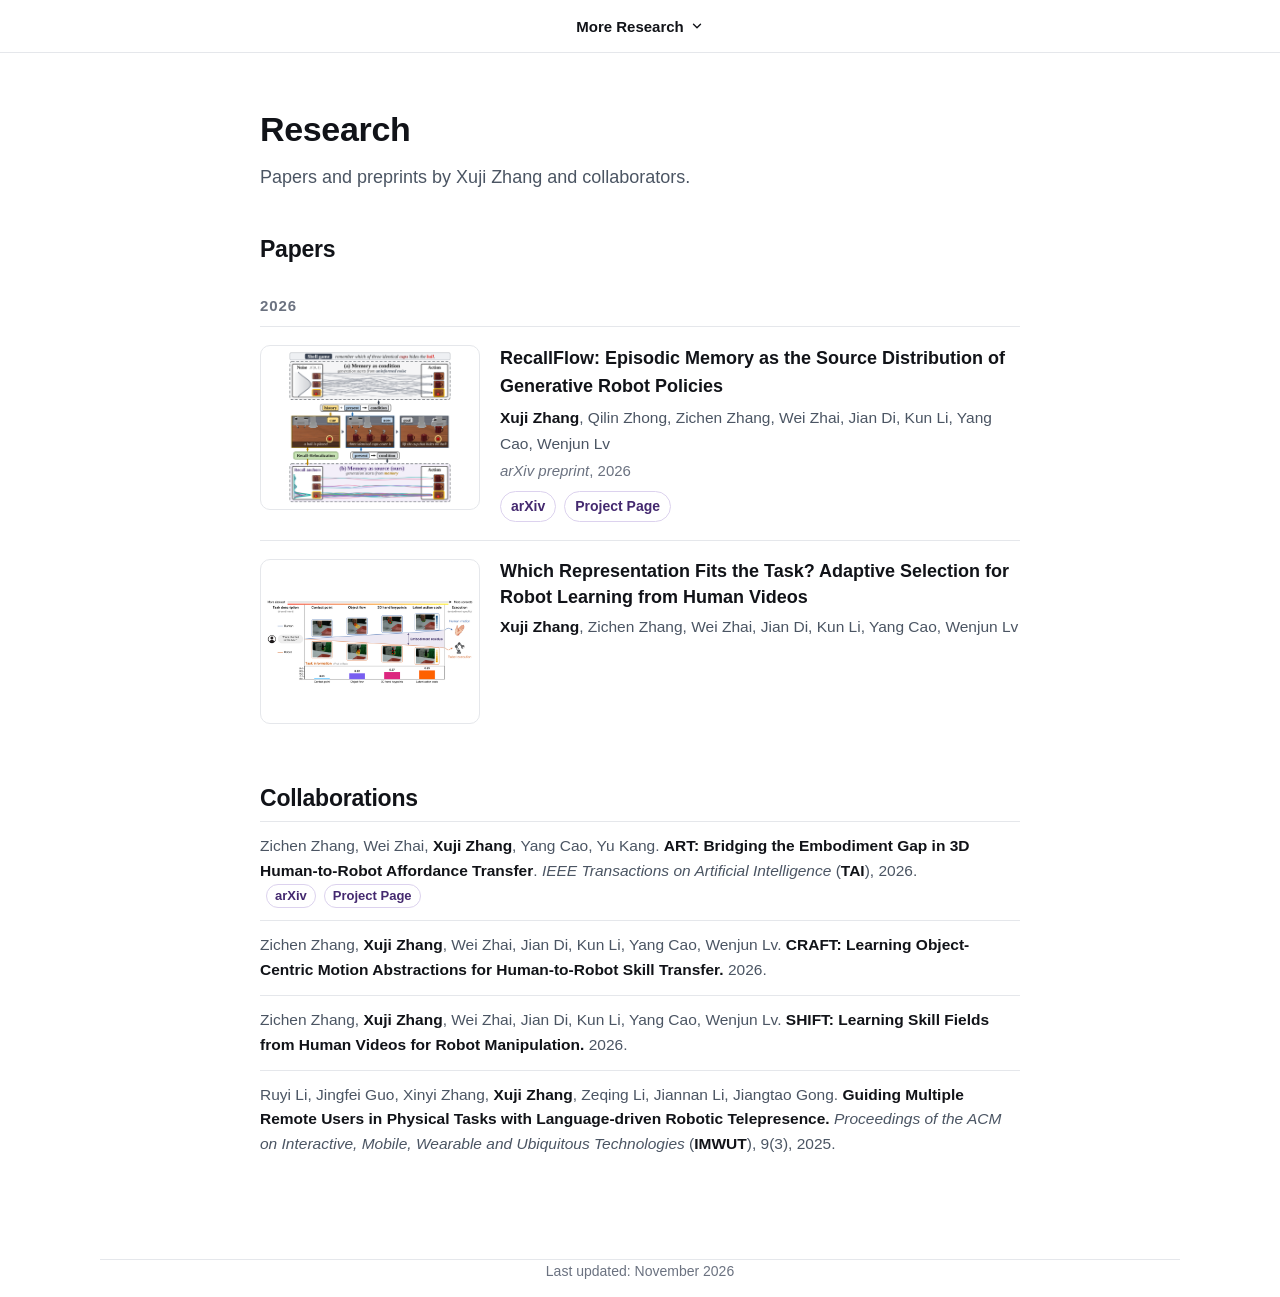
<file: index.html>
<!doctype html>
<html lang="en">
<head>
<meta charset="utf-8">
<meta name="viewport" content="width=device-width, initial-scale=1">
<title>Xuji Zhang</title>
<!-- Placeholder until the personal homepage exists: forwards to the research list. -->
<meta http-equiv="refresh" content="0; url=research/">
<link rel="canonical" href="https://xujizhang.github.io/research/">
<link rel="icon" href="assets/favicon.svg" type="image/svg+xml">
<script>location.replace('research/' + (location.protocol === 'file:' ? 'index.html' : ''));</script>
</head>
<body>
<p><a href="research/">Research</a></p>
</body>
</html>
</file>
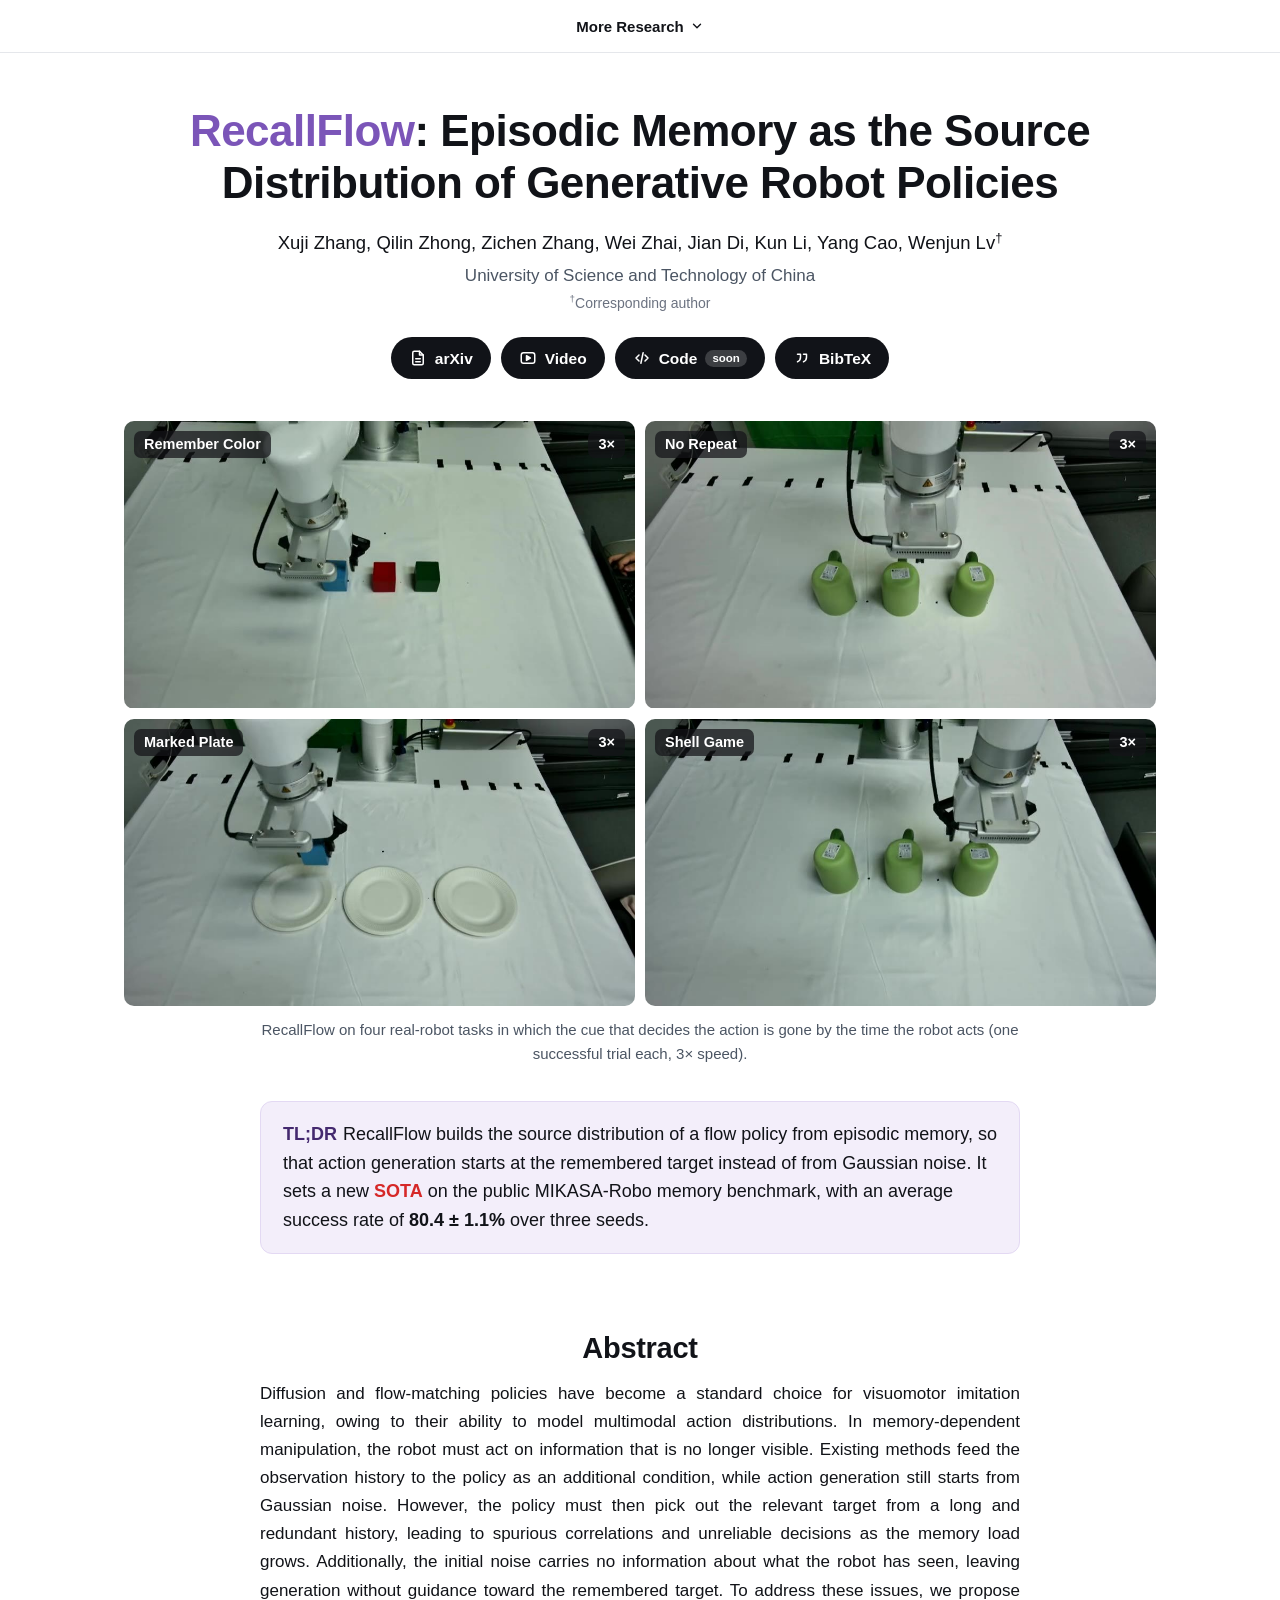
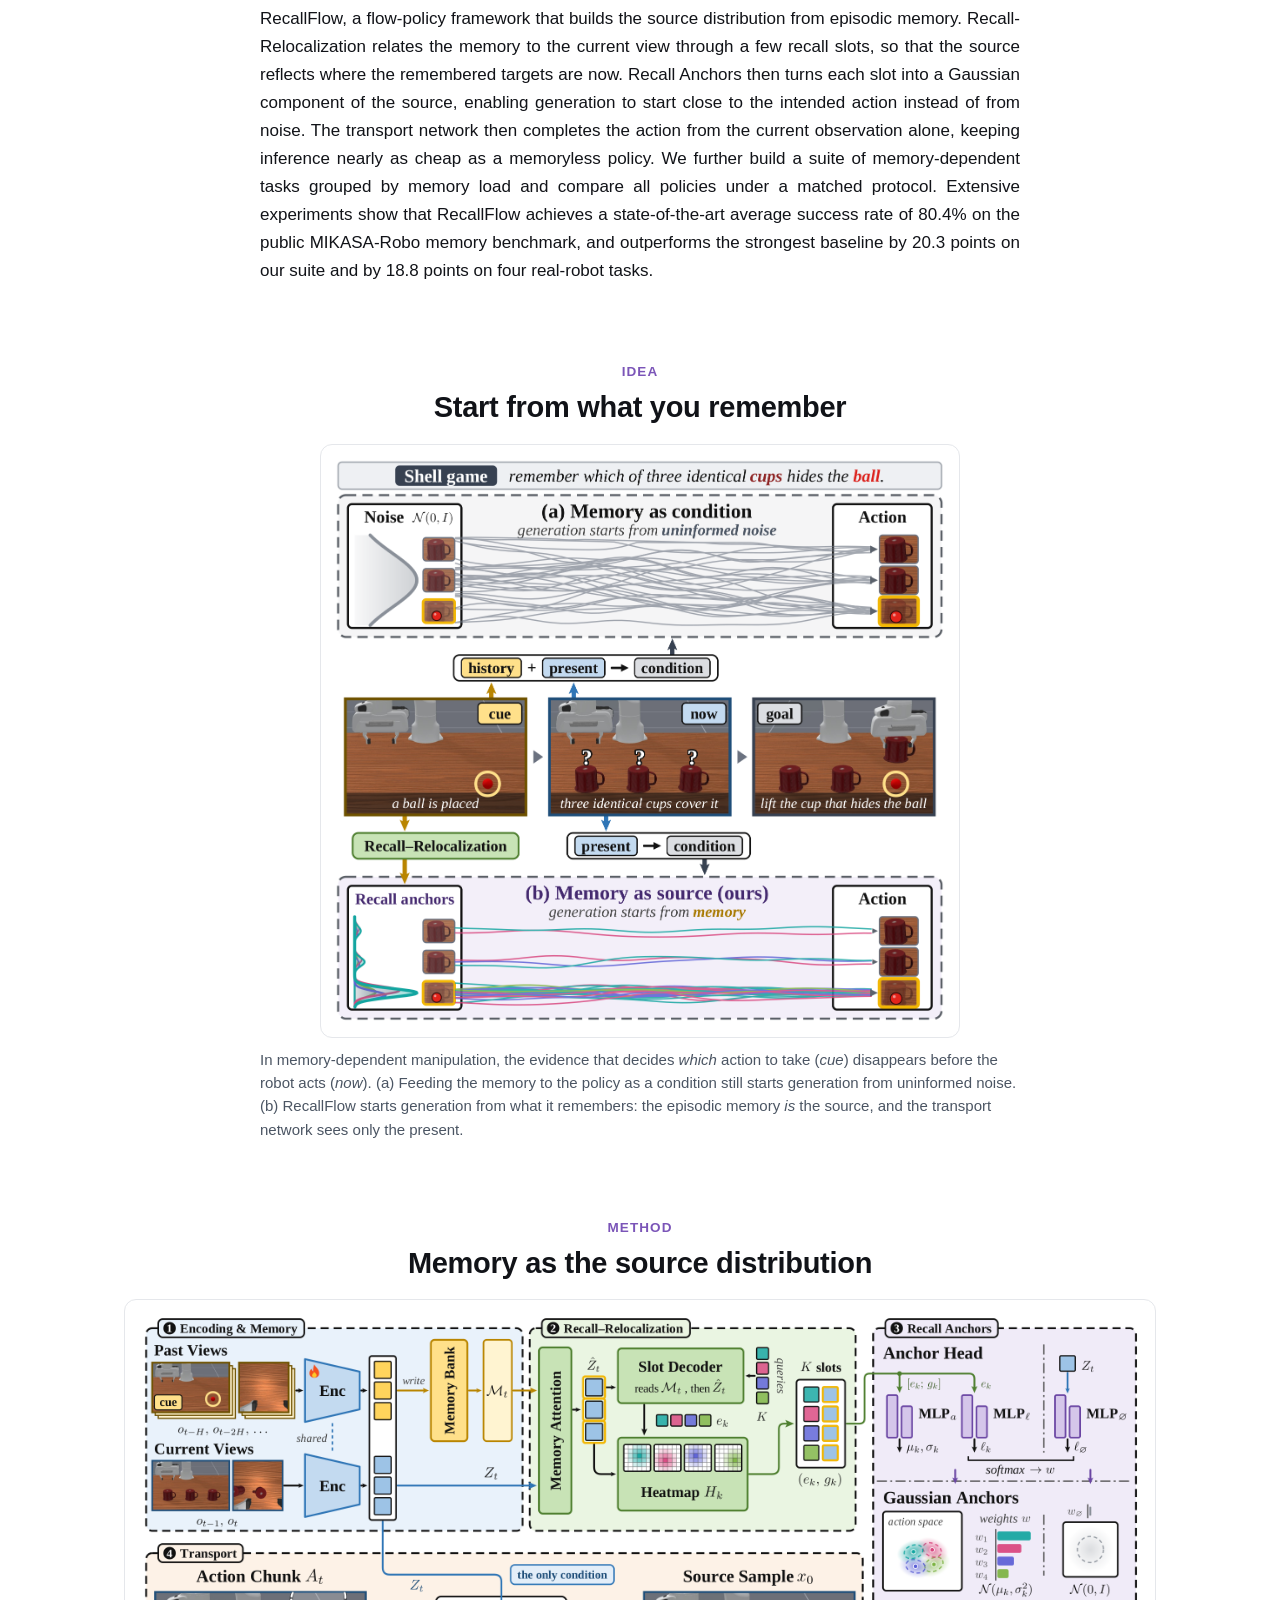
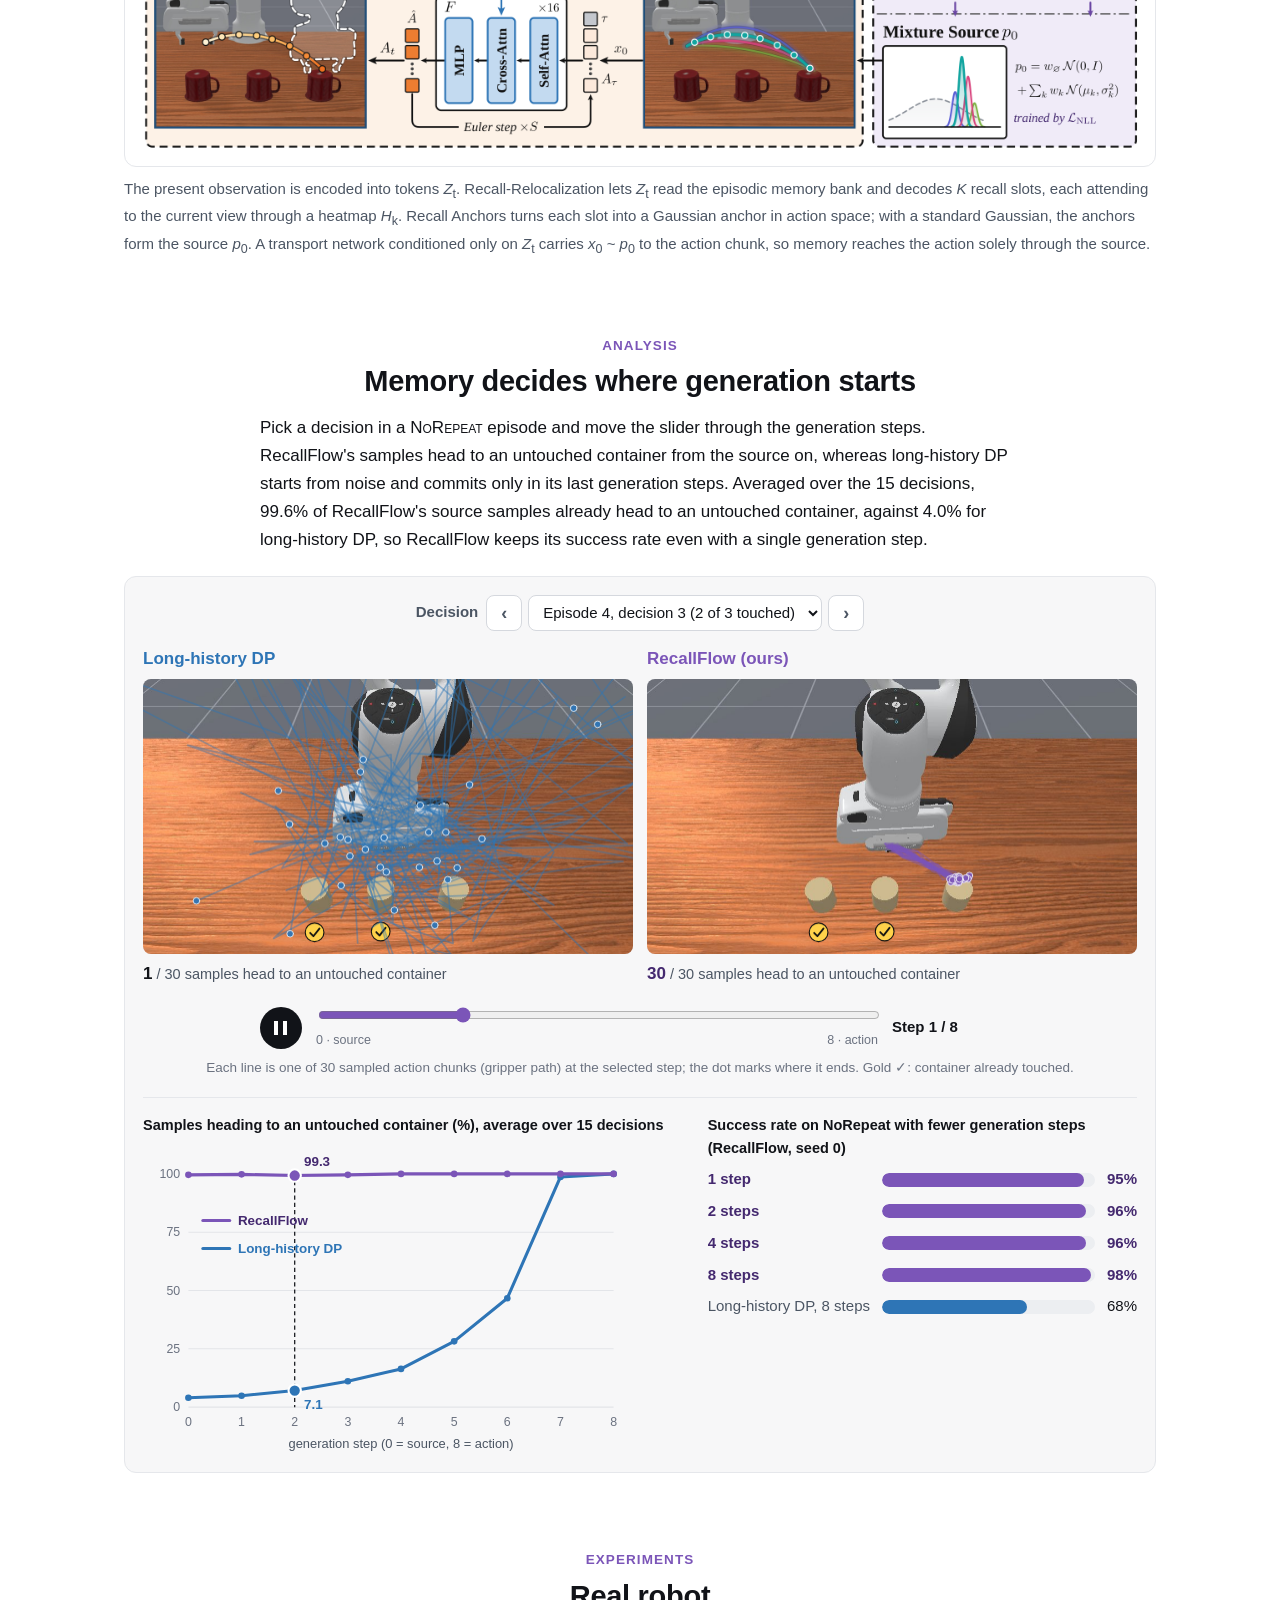
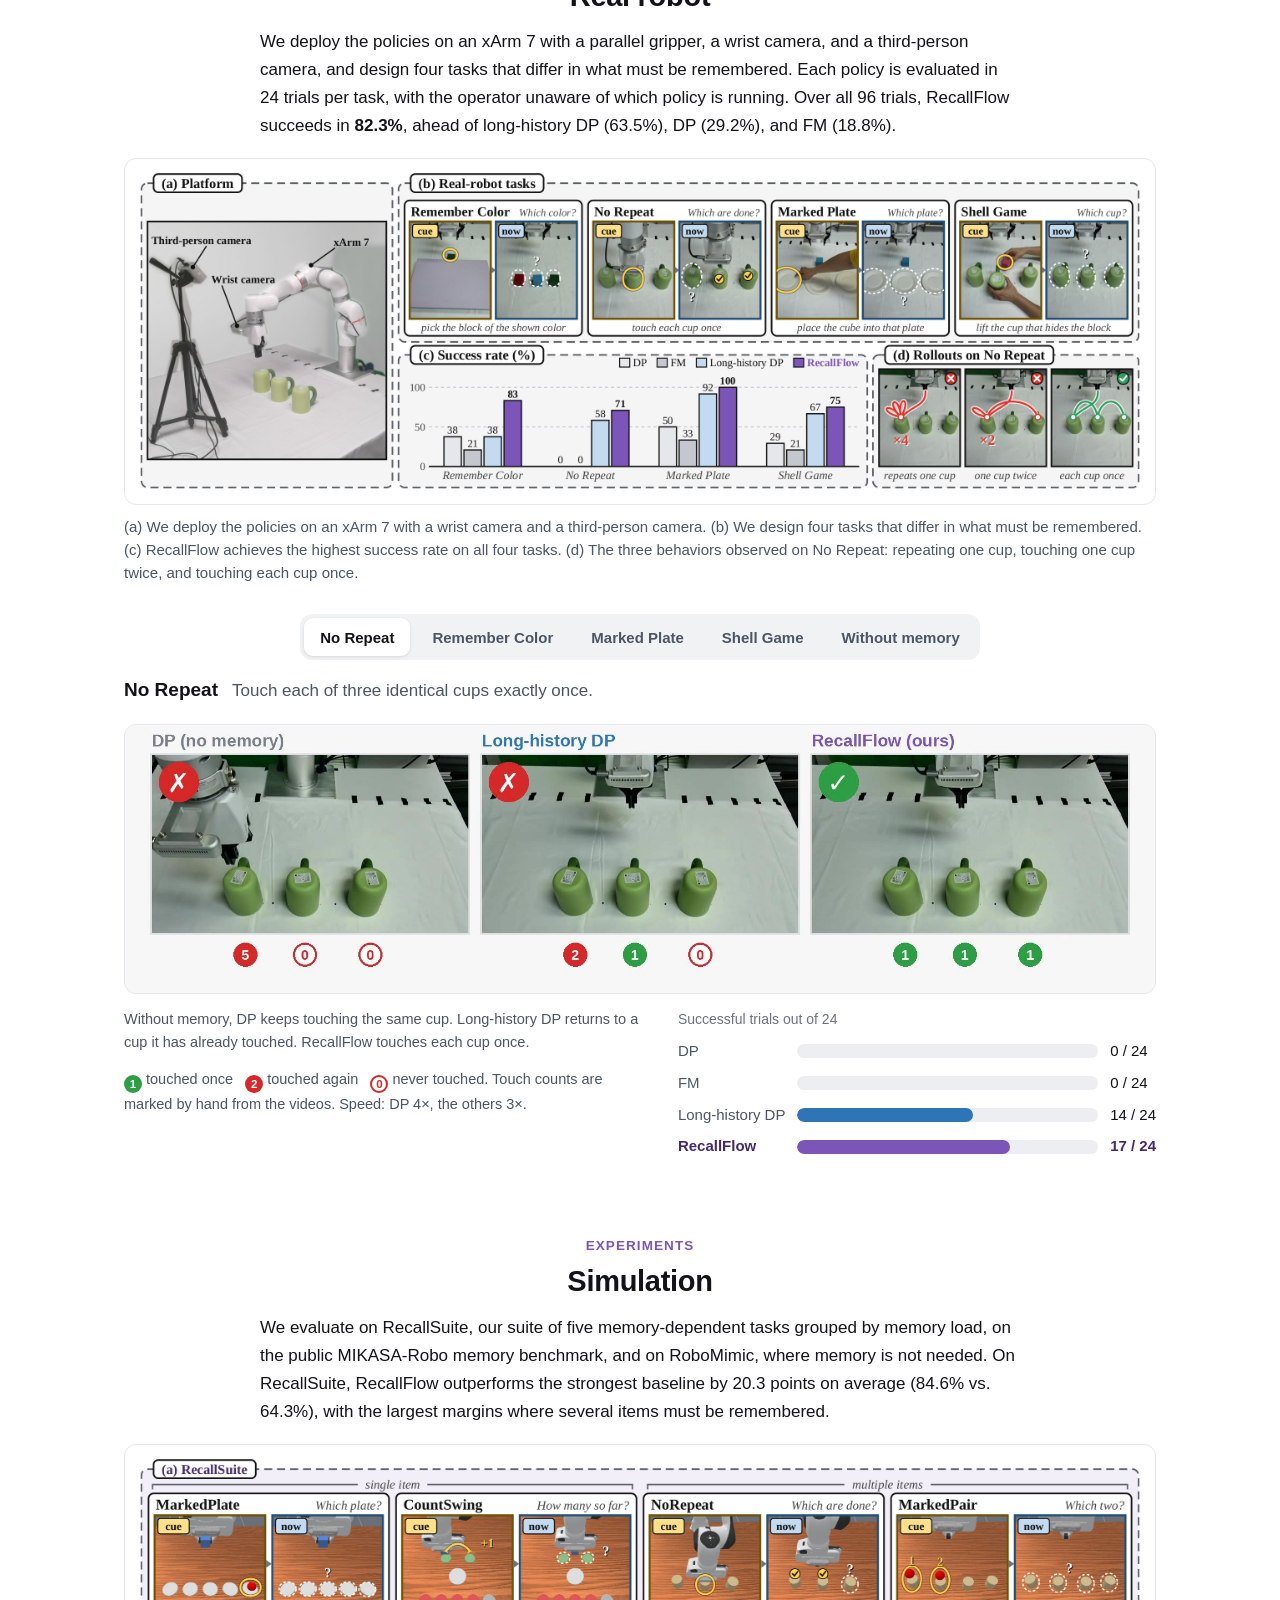
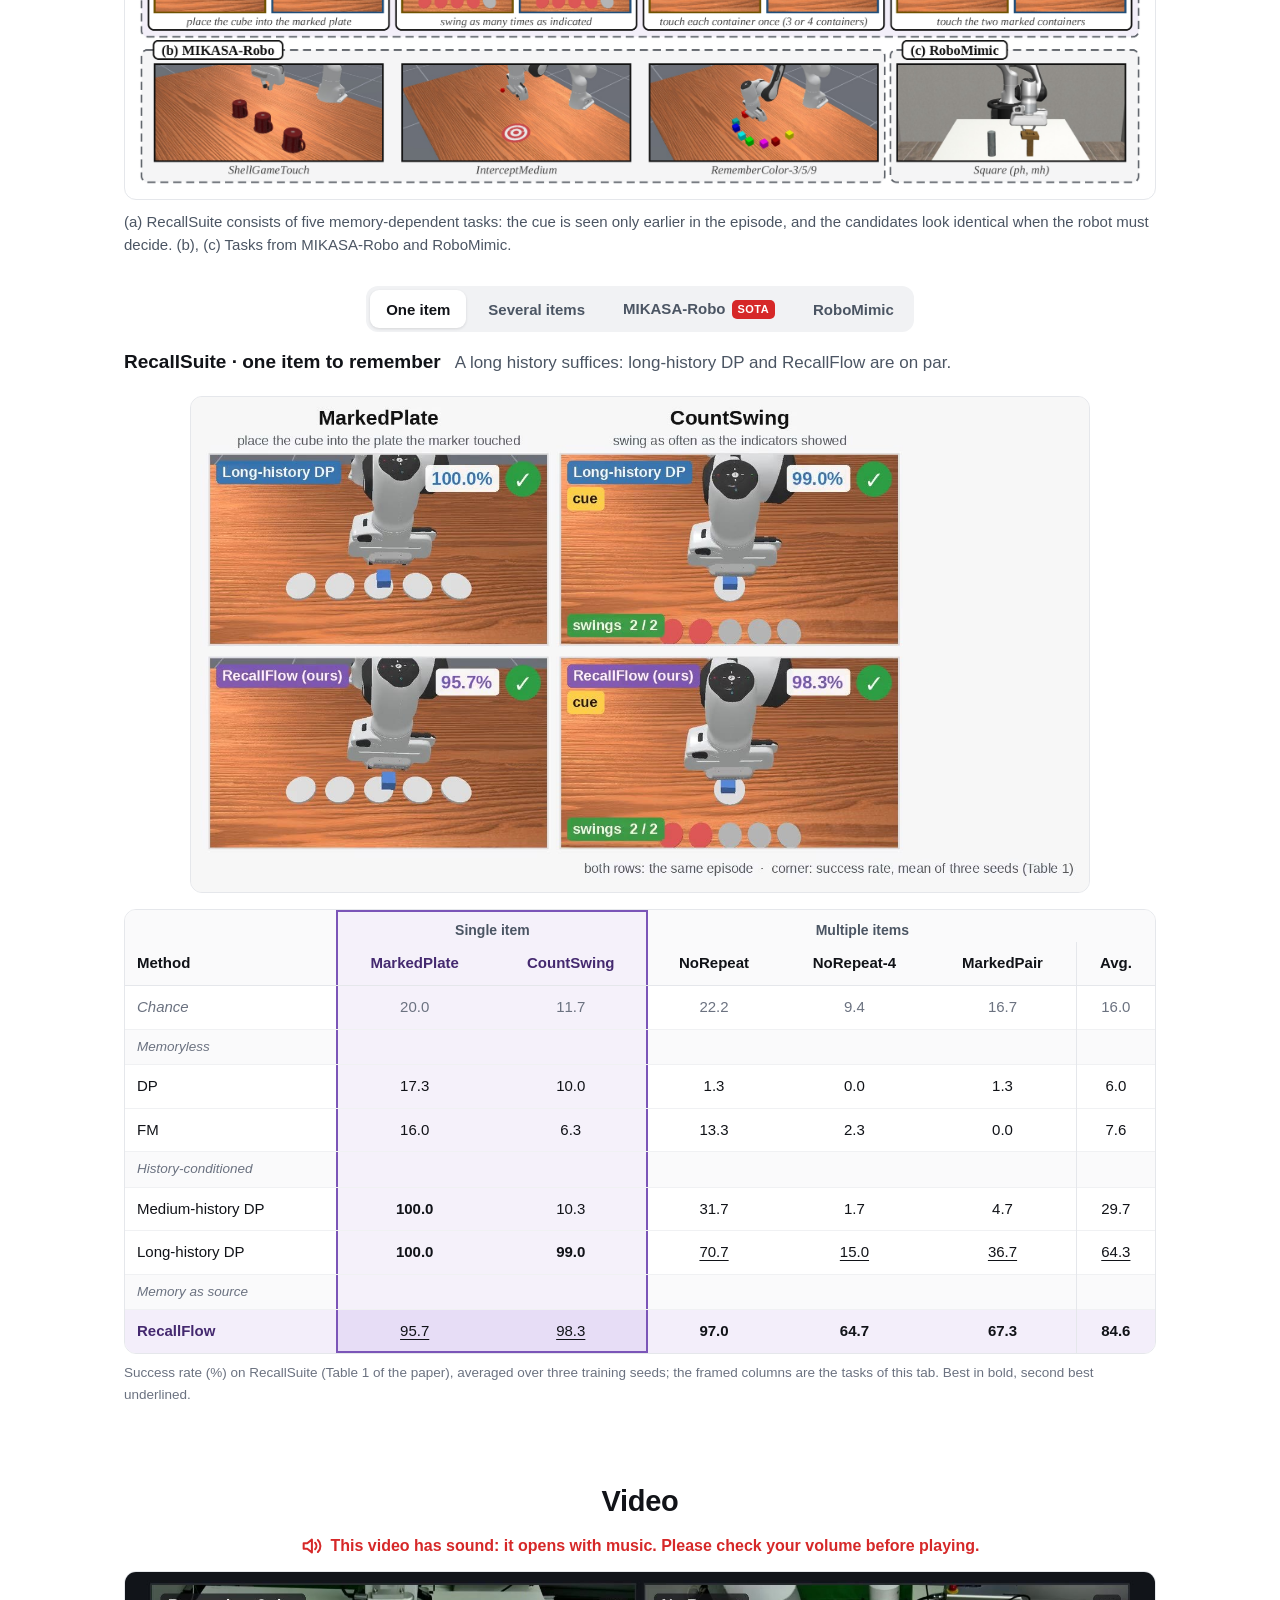
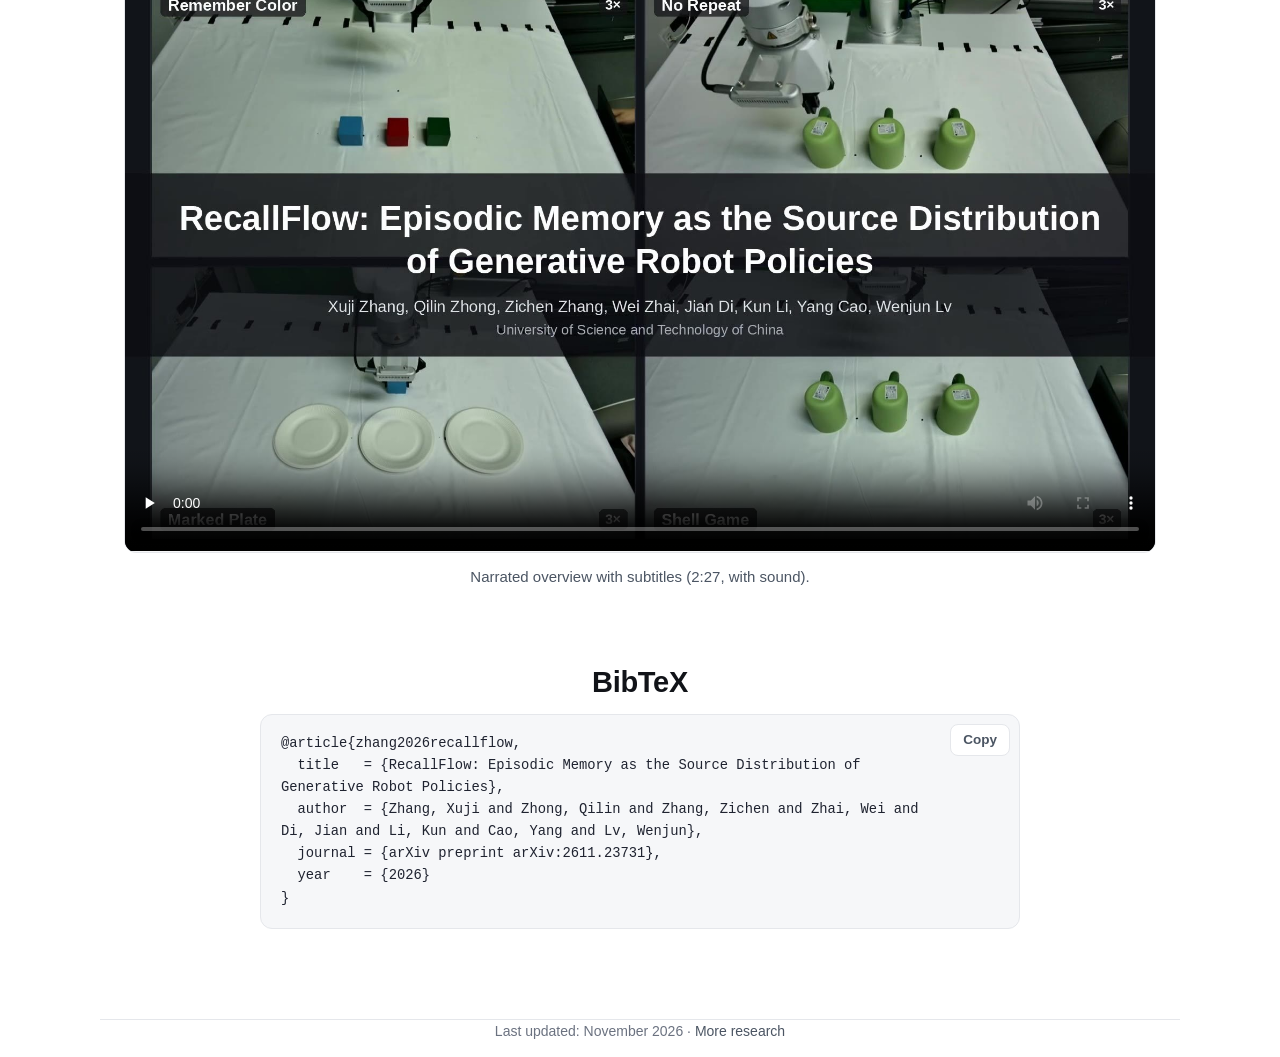
<file: RecallFlow/index.html>
<!doctype html>
<html lang="en">
<head>
<meta charset="utf-8">
<meta name="viewport" content="width=device-width, initial-scale=1">
<title>RecallFlow: Episodic Memory as the Source Distribution of Generative Robot Policies</title>
<meta name="description" content="RecallFlow builds the source distribution of a flow policy from episodic memory, so that action generation starts at the remembered target instead of from Gaussian noise.">
<link rel="canonical" href="https://xujizhang.github.io/RecallFlow/">
<meta property="og:type" content="website">
<meta property="og:title" content="RecallFlow: Episodic Memory as the Source Distribution of Generative Robot Policies">
<meta property="og:description" content="RecallFlow builds the source distribution of a flow policy from episodic memory, so that action generation starts at the remembered target instead of from Gaussian noise.">
<meta property="og:url" content="https://xujizhang.github.io/RecallFlow/">
<meta property="og:image" content="https://xujizhang.github.io/RecallFlow/media/og.jpg">
<meta property="og:image:width" content="1200">
<meta property="og:image:height" content="630">
<meta name="twitter:card" content="summary_large_image">
<link rel="icon" href="media/favicon.svg" type="image/svg+xml">
<link rel="stylesheet" href="../assets/site.css">
</head>
<body data-work="recallflow">
<div id="site-nav"></div>

<header class="hero wrap">
  <h1 class="title"><span class="name">RecallFlow</span>: Episodic Memory as the Source Distribution of Generative Robot Policies</h1>
  <p class="authors">
    <span class="au">Xuji Zhang</span>,
    <span class="au">Qilin Zhong</span>,
    <span class="au">Zichen Zhang</span>,
    <span class="au">Wei Zhai</span>,
    <span class="au">Jian Di</span>,
    <span class="au">Kun Li</span>,
    <span class="au">Yang Cao</span>,
    <span class="au">Wenjun Lv<sup>&dagger;</sup></span>
  </p>
  <p class="affil">University of Science and Technology of China</p>
  <p class="note"><sup>&dagger;</sup>Corresponding author</p>
  <nav class="buttons" aria-label="Paper resources">
    <a class="btn" href="https://arxiv.org/abs/2611.23731"><svg viewBox="0 0 24 24" fill="none" stroke="currentColor" stroke-width="2" stroke-linecap="round" stroke-linejoin="round" aria-hidden="true"><path d="M14 3H7a2 2 0 0 0-2 2v14a2 2 0 0 0 2 2h10a2 2 0 0 0 2-2V8z"/><path d="M14 3v5h5"/><path d="M9 13h6M9 17h6"/></svg>arXiv</a>
    <a class="btn" href="#video"><svg viewBox="0 0 24 24" fill="none" stroke="currentColor" stroke-width="2" stroke-linecap="round" stroke-linejoin="round" aria-hidden="true"><rect x="3" y="5" width="18" height="14" rx="3"/><path d="m10 9 5 3-5 3z" fill="currentColor"/></svg>Video</a>
    <a class="btn" href="https://github.com/xujizhang/RecallFlow"><svg viewBox="0 0 24 24" fill="none" stroke="currentColor" stroke-width="2" stroke-linecap="round" stroke-linejoin="round" aria-hidden="true"><path d="m8 8-4 4 4 4M16 8l4 4-4 4M13.5 5l-3 14"/></svg>Code<span class="soon">soon</span></a>
    <a class="btn" href="#bibtex"><svg viewBox="0 0 24 24" fill="none" stroke="currentColor" stroke-width="2" stroke-linecap="round" stroke-linejoin="round" aria-hidden="true"><path d="M6 7h4v4c0 3-1.4 5-4 6M14 7h4v4c0 3-1.4 5-4 6"/></svg>BibTeX</a>
  </nav>
</header>

<section class="wrap teaser" aria-label="Real-robot rollouts">
  <div class="tgrid">
    <figure class="tile"><video src="media/teaser-color.mp4" poster="media/teaser-color.jpg" width="960" height="540" autoplay muted loop playsinline data-auto></video><span class="tag">Remember Color</span><span class="speed">3&times;</span></figure>
    <figure class="tile"><video src="media/teaser-norepeat.mp4" poster="media/teaser-norepeat.jpg" width="960" height="540" autoplay muted loop playsinline data-auto></video><span class="tag">No Repeat</span><span class="speed">3&times;</span></figure>
    <figure class="tile"><video src="media/teaser-plate.mp4" poster="media/teaser-plate.jpg" width="960" height="540" autoplay muted loop playsinline data-auto></video><span class="tag">Marked Plate</span><span class="speed">3&times;</span></figure>
    <figure class="tile"><video src="media/teaser-shell.mp4" poster="media/teaser-shell.jpg" width="960" height="540" autoplay muted loop playsinline data-auto></video><span class="tag">Shell Game</span><span class="speed">3&times;</span></figure>
  </div>
  <p class="cap">RecallFlow on four real-robot tasks in which the cue that decides the action is gone by the time the robot acts (one successful trial each, 3&times; speed).</p>
</section>

<section class="wrap narrow tldr">
  <p><strong>TL;DR</strong>RecallFlow builds the source distribution of a flow policy from episodic memory, so that action generation starts at the remembered target instead of from Gaussian noise. It sets a new <span class="sota">SOTA</span> on the public MIKASA-Robo memory benchmark, with an average success rate of <b>80.4&nbsp;&plusmn;&nbsp;1.1%</b> over three seeds.</p>
</section>

<section class="block wrap narrow abstract" id="abstract">
  <h2>Abstract</h2>
  <p>Diffusion and flow-matching policies have become a standard choice for visuomotor imitation learning, owing to their ability to model multimodal action distributions. In memory-dependent manipulation, the robot must act on information that is no longer visible. Existing methods feed the observation history to the policy as an additional condition, while action generation still starts from Gaussian noise. However, the policy must then pick out the relevant target from a long and redundant history, leading to spurious correlations and unreliable decisions as the memory load grows. Additionally, the initial noise carries no information about what the robot has seen, leaving generation without guidance toward the remembered target. To address these issues, we propose RecallFlow, a flow-policy framework that builds the source distribution from episodic memory. Recall-Relocalization relates the memory to the current view through a few recall slots, so that the source reflects where the remembered targets are now. Recall Anchors then turns each slot into a Gaussian component of the source, enabling generation to start close to the intended action instead of from noise. The transport network then completes the action from the current observation alone, keeping inference nearly as cheap as a memoryless policy. We further build a suite of memory-dependent tasks grouped by memory load and compare all policies under a matched protocol. Extensive experiments show that RecallFlow achieves a state-of-the-art average success rate of 80.4% on the public MIKASA-Robo memory benchmark, and outperforms the strongest baseline by 20.3 points on our suite and by 18.8 points on four real-robot tasks.</p>
</section>

<section class="block wrap" id="idea">
  <div class="prose center">
    <span class="kicker">Idea</span>
    <h2>Start from what you remember</h2>
  </div>
  <figure>
    <div class="media white fit" style="--fit:640px"><img src="media/fig-teaser.png" width="1401" height="1296" alt="Shell game: with memory as a condition, generation starts from uninformed noise; with memory as the source, generation starts at the remembered cup."></div>
    <figcaption class="prose center">In memory-dependent manipulation, the evidence that decides <em>which</em> action to take (<em>cue</em>) disappears before the robot acts (<em>now</em>). (a) Feeding the memory to the policy as a condition still starts generation from uninformed noise. (b) RecallFlow starts generation from what it remembers: the episodic memory <em>is</em> the source, and the transport network sees only the present.</figcaption>
  </figure>
</section>

<section class="block wrap" id="method">
  <div class="prose center">
    <span class="kicker">Method</span>
    <h2>Memory as the source distribution</h2>
  </div>
  <figure>
    <div class="media white"><img src="media/fig-overview.png" width="2400" height="1048" loading="lazy" alt="Overview of RecallFlow: an episodic memory bank, recall slots that relocalize remembered targets in the current view, Gaussian anchors that form the source, and a transport network conditioned only on the present."></div>
    <figcaption>The present observation is encoded into tokens <i>Z</i><sub>t</sub>. Recall-Relocalization lets <i>Z</i><sub>t</sub> read the episodic memory bank and decodes <i>K</i> recall slots, each attending to the current view through a heatmap <i>H</i><sub>k</sub>. Recall Anchors turns each slot into a Gaussian anchor in action space; with a standard Gaussian, the anchors form the source <i>p</i><sub>0</sub>. A transport network conditioned only on <i>Z</i><sub>t</sub> carries <i>x</i><sub>0</sub> ~ <i>p</i><sub>0</sub> to the action chunk, so memory reaches the action solely through the source.</figcaption>
  </figure>
</section>

<section class="block wrap" id="analysis">
  <div class="prose center">
    <span class="kicker">Analysis</span>
    <h2>Memory decides where generation starts</h2>
    <p>Pick a decision in a <span style="font-variant:small-caps">NoRepeat</span> episode and move the slider through the generation steps. RecallFlow's samples head to an untouched container from the source on, whereas long-history DP starts from noise and commits only in its last generation steps. Averaged over the 15 decisions, 99.6% of RecallFlow's source samples already head to an untouched container, against 4.0% for long-history DP, so RecallFlow keeps its success rate even with a single generation step.</p>
  </div>
  <div class="gen" id="gen" hidden>
    <div class="gen-bar">
      <div class="gen-dec">
        <span class="gen-lab">Decision</span>
        <button type="button" class="gen-nav" data-d="-1" aria-label="Previous decision">&lsaquo;</button>
        <select id="gen-select" aria-label="Decision"></select>
        <button type="button" class="gen-nav" data-d="1" aria-label="Next decision">&rsaquo;</button>
      </div>
    </div>
    <div class="gen-panels">
      <figure class="gen-panel lh"><div class="gen-name">Long-history DP</div><canvas aria-label="Samples of long-history DP at the selected generation step"></canvas><div class="gen-count"></div></figure>
      <figure class="gen-panel ours"><div class="gen-name">RecallFlow (ours)</div><canvas aria-label="Samples of RecallFlow at the selected generation step"></canvas><div class="gen-count"></div></figure>
    </div>
    <div class="gen-ctrl">
      <button type="button" class="gen-play" id="gen-play" aria-label="Play"></button>
      <div class="gen-slider">
        <input type="range" id="gen-step" min="0" max="8" step="0.01" value="0" aria-label="Generation step">
        <div class="gen-ticks"><span>0 &middot; source</span><span>8 &middot; action</span></div>
      </div>
      <div class="gen-steplab" id="gen-steplab">Step 0 / 8</div>
    </div>
    <p class="gen-key">Each line is one of 30 sampled action chunks (gripper path) at the selected step; the dot marks where it ends. Gold &#10003;: container already touched.</p>
    <div class="gen-charts">
      <figure class="gen-chart"><figcaption>Samples heading to an untouched container (%), average over 15 decisions</figcaption><svg id="gen-curve" role="img" aria-label="Share of samples heading to an untouched container at each generation step, for both policies"></svg></figure>
      <figure class="gen-chart"><figcaption>Success rate on NoRepeat with fewer generation steps (RecallFlow, seed 0)</figcaption><div class="bars" id="gen-few"></div></figure>
    </div>
  </div>
  <p class="cap" id="gen-fallback">This interactive figure needs JavaScript.</p>
</section>

<section class="block wrap" id="real">
  <div class="prose center">
    <span class="kicker">Experiments</span>
    <h2>Real robot</h2>
    <p>We deploy the policies on an xArm&nbsp;7 with a parallel gripper, a wrist camera, and a third-person camera, and design four tasks that differ in what must be remembered. Each policy is evaluated in 24 trials per task, with the operator unaware of which policy is running. Over all 96 trials, RecallFlow succeeds in <b>82.3%</b>, ahead of long-history DP (63.5%), DP (29.2%), and FM (18.8%).</p>
  </div>
  <figure>
    <div class="media white"><img src="media/fig-real.png" width="2400" height="758" loading="lazy" alt="Real-robot setup, the four tasks, success rates per task, and the three behaviors observed on No Repeat."></div>
    <figcaption>(a) We deploy the policies on an xArm&nbsp;7 with a wrist camera and a third-person camera. (b) We design four tasks that differ in what must be remembered. (c) RecallFlow achieves the highest success rate on all four tasks. (d) The three behaviors observed on No Repeat: repeating one cup, touching one cup twice, and touching each cup once.</figcaption>
  </figure>

  <div class="tabbar" role="tablist" aria-label="Real-robot tasks">
    <button class="tab" role="tab" id="tab-norepeat" aria-controls="p-norepeat" aria-selected="true">No Repeat</button>
    <button class="tab" role="tab" id="tab-color" aria-controls="p-color" aria-selected="false" tabindex="-1">Remember Color</button>
    <button class="tab" role="tab" id="tab-plate" aria-controls="p-plate" aria-selected="false" tabindex="-1">Marked Plate</button>
    <button class="tab" role="tab" id="tab-shell" aria-controls="p-shell" aria-selected="false" tabindex="-1">Shell Game</button>
    <button class="tab" role="tab" id="tab-nomem" aria-controls="p-nomem" aria-selected="false" tabindex="-1">Without memory</button>
  </div>

  <div class="tabpanel" role="tabpanel" id="p-norepeat" aria-labelledby="tab-norepeat">
    <div class="task-head"><b>No Repeat</b><span>Touch each of three identical cups exactly once.</span></div>
    <figure class="media"><video data-src="media/real-norepeat.mp4" poster="media/real-norepeat.jpg" width="1920" height="500" muted loop playsinline data-auto></video></figure>
    <div class="under">
      <div class="legend">
        <p>Without memory, DP keeps touching the same cup. Long-history DP returns to a cup it has already touched. RecallFlow touches each cup once.</p>
        <p><span class="dot g">1</span>touched once &nbsp; <span class="dot r">2</span>touched again &nbsp; <span class="dot o">0</span>never touched. Touch counts are marked by hand from the videos. Speed: DP 4&times;, the others 3&times;.</p>
      </div>
      <div>
        <p class="bars-title">Successful trials out of 24</p>
        <div class="bars">
          <span class="lab">DP</span><span class="track"><span class="fill" style="width:0%"></span></span><span class="val">0 / 24</span>
          <span class="lab">FM</span><span class="track"><span class="fill fm" style="width:0%"></span></span><span class="val">0 / 24</span>
          <span class="lab">Long-history DP</span><span class="track"><span class="fill lh" style="width:58.33%"></span></span><span class="val">14 / 24</span>
          <span class="lab us">RecallFlow</span><span class="track"><span class="fill us" style="width:70.83%"></span></span><span class="val us">17 / 24</span>
        </div>
      </div>
    </div>
  </div>

  <div class="tabpanel" role="tabpanel" id="p-color" aria-labelledby="tab-color" hidden>
    <div class="task-head"><b>Remember Color</b><span>Pick the block of the color shown earlier.</span></div>
    <figure class="media"><video data-src="media/real-color.mp4" poster="media/real-color.jpg" width="1920" height="554" muted loop playsinline data-auto></video></figure>
    <div class="under">
      <div class="legend"><p>The cue is red in both trials. Long-history DP picks the green block; RecallFlow picks the red one. Two different trials, 4&times; speed.</p></div>
      <div>
        <p class="bars-title">Successful trials out of 24</p>
        <div class="bars">
          <span class="lab">DP</span><span class="track"><span class="fill" style="width:37.5%"></span></span><span class="val">9 / 24</span>
          <span class="lab">FM</span><span class="track"><span class="fill fm" style="width:20.83%"></span></span><span class="val">5 / 24</span>
          <span class="lab">Long-history DP</span><span class="track"><span class="fill lh" style="width:37.5%"></span></span><span class="val">9 / 24</span>
          <span class="lab us">RecallFlow</span><span class="track"><span class="fill us" style="width:83.33%"></span></span><span class="val us">20 / 24</span>
        </div>
      </div>
    </div>
  </div>

  <div class="tabpanel" role="tabpanel" id="p-plate" aria-labelledby="tab-plate" hidden>
    <div class="task-head"><b>Marked Plate</b><span>Put the cube on the plate a person set down.</span></div>
    <figure class="media"><video data-src="media/real-plate.mp4" poster="media/real-plate.jpg" width="1920" height="554" muted loop playsinline data-auto></video></figure>
    <div class="under">
      <div class="legend"><p>Long-history DP puts the cube on a plate the person did not set down; RecallFlow chooses the right plate. Two different trials, 4&times; speed.</p></div>
      <div>
        <p class="bars-title">Successful trials out of 24</p>
        <div class="bars">
          <span class="lab">DP</span><span class="track"><span class="fill" style="width:50%"></span></span><span class="val">12 / 24</span>
          <span class="lab">FM</span><span class="track"><span class="fill fm" style="width:33.33%"></span></span><span class="val">8 / 24</span>
          <span class="lab">Long-history DP</span><span class="track"><span class="fill lh" style="width:91.67%"></span></span><span class="val">22 / 24</span>
          <span class="lab us">RecallFlow</span><span class="track"><span class="fill us" style="width:100%"></span></span><span class="val us">24 / 24</span>
        </div>
      </div>
    </div>
  </div>

  <div class="tabpanel" role="tabpanel" id="p-shell" aria-labelledby="tab-shell" hidden>
    <div class="task-head"><b>Shell Game</b><span>Lift the cup a person hid the cube under.</span></div>
    <figure class="media"><video data-src="media/real-shell.mp4" poster="media/real-shell.jpg" width="1920" height="554" muted loop playsinline data-auto></video></figure>
    <div class="under">
      <div class="legend"><p>Long-history DP lifts a cup with nothing under it; RecallFlow lifts the cup that hides the cube. Two different trials, 4&times; speed.</p></div>
      <div>
        <p class="bars-title">Successful trials out of 24</p>
        <div class="bars">
          <span class="lab">DP</span><span class="track"><span class="fill" style="width:29.17%"></span></span><span class="val">7 / 24</span>
          <span class="lab">FM</span><span class="track"><span class="fill fm" style="width:20.83%"></span></span><span class="val">5 / 24</span>
          <span class="lab">Long-history DP</span><span class="track"><span class="fill lh" style="width:66.67%"></span></span><span class="val">16 / 24</span>
          <span class="lab us">RecallFlow</span><span class="track"><span class="fill us" style="width:75%"></span></span><span class="val us">18 / 24</span>
        </div>
      </div>
    </div>
  </div>

  <div class="tabpanel" role="tabpanel" id="p-nomem" aria-labelledby="tab-nomem" hidden>
    <div class="task-head"><b>Motions are generated, not selected</b><span>Two failures of FM, i.e., RecallFlow without memory.</span></div>
    <figure class="media"><video data-src="media/real-stall.mp4" poster="media/real-stall.jpg" width="1864" height="640" muted loop playsinline data-auto></video></figure>
    <div class="legend" style="margin-top:12px"><p>The policies generate their motions rather than choose among scripted trajectories. Without memory, the flow policy can even stall between two candidates: in Remember Color it stops between two blocks, and in Shell Game it comes down between two cups.</p></div>
  </div>
</section>

<section class="block wrap" id="simulation">
  <div class="prose center">
    <span class="kicker">Experiments</span>
    <h2>Simulation</h2>
    <p>We evaluate on RecallSuite, our suite of five memory-dependent tasks grouped by memory load, on the public MIKASA-Robo memory benchmark, and on RoboMimic, where memory is not needed. On RecallSuite, RecallFlow outperforms the strongest baseline by 20.3 points on average (84.6% vs. 64.3%), with the largest margins where several items must be remembered.</p>
  </div>
  <figure>
    <div class="media white"><img src="media/fig-benchmarks.png" width="2400" height="781" loading="lazy" alt="The five RecallSuite tasks, and tasks from MIKASA-Robo and RoboMimic."></div>
    <figcaption>(a) RecallSuite consists of five memory-dependent tasks: the cue is seen only earlier in the episode, and the candidates look identical when the robot must decide. (b), (c) Tasks from MIKASA-Robo and RoboMimic.</figcaption>
  </figure>

  <div class="tabbar" role="tablist" aria-label="Simulation benchmarks">
    <button class="tab" role="tab" id="tab-single" aria-controls="p-single" aria-selected="true">One item</button>
    <button class="tab" role="tab" id="tab-multi" aria-controls="p-multi" aria-selected="false" tabindex="-1">Several items</button>
    <button class="tab" role="tab" id="tab-mikasa" aria-controls="p-mikasa" aria-selected="false" tabindex="-1">MIKASA-Robo<span class="sota-tag">SOTA</span></button>
    <button class="tab" role="tab" id="tab-robomimic" aria-controls="p-robomimic" aria-selected="false" tabindex="-1">RoboMimic</button>
  </div>

  <div class="tabpanel" role="tabpanel" id="p-single" aria-labelledby="tab-single">
    <div class="task-head"><b>RecallSuite &middot; one item to remember</b><span>A long history suffices: long-history DP and RecallFlow are on par.</span></div>
    <figure class="media fit" style="--fit:900px"><video data-src="media/sim-single.mp4" poster="media/sim-single.jpg" width="1494" height="824" muted loop playsinline data-auto></video></figure>
    <div class="tbl-wrap">
      <table class="res">
        <thead>
          <tr class="grp"><th></th><th colspan="2" class="hl hl-l hl-r hl-t">Single item</th><th colspan="3">Multiple items</th><th></th></tr>
          <tr><th>Method</th><th class="hl hl-l">MarkedPlate</th><th class="hl hl-r">CountSwing</th><th>NoRepeat</th><th>NoRepeat-4</th><th>MarkedPair</th><th class="avg">Avg.</th></tr>
        </thead>
        <tbody>
          <tr class="chance"><td><i>Chance</i></td><td class="hl hl-l">20.0</td><td class="hl hl-r">11.7</td><td>22.2</td><td>9.4</td><td>16.7</td><td class="avg">16.0</td></tr>
          <tr class="group"><td>Memoryless</td><td class="hl hl-l"></td><td class="hl hl-r"></td><td></td><td></td><td></td><td class="avg"></td></tr>
          <tr><td>DP</td><td class="hl hl-l">17.3</td><td class="hl hl-r">10.0</td><td>1.3</td><td>0.0</td><td>1.3</td><td class="avg">6.0</td></tr>
          <tr><td>FM</td><td class="hl hl-l">16.0</td><td class="hl hl-r">6.3</td><td>13.3</td><td>2.3</td><td>0.0</td><td class="avg">7.6</td></tr>
          <tr class="group"><td>History-conditioned</td><td class="hl hl-l"></td><td class="hl hl-r"></td><td></td><td></td><td></td><td class="avg"></td></tr>
          <tr><td>Medium-history DP</td><td class="b hl hl-l">100.0</td><td class="hl hl-r">10.3</td><td>31.7</td><td>1.7</td><td>4.7</td><td class="avg">29.7</td></tr>
          <tr><td>Long-history DP</td><td class="b hl hl-l">100.0</td><td class="b hl hl-r">99.0</td><td class="s">70.7</td><td class="s">15.0</td><td class="s">36.7</td><td class="avg s">64.3</td></tr>
          <tr class="group"><td>Memory as source</td><td class="hl hl-l"></td><td class="hl hl-r"></td><td></td><td></td><td></td><td class="avg"></td></tr>
          <tr class="us"><td>RecallFlow</td><td class="s hl hl-l hl-b">95.7</td><td class="s hl hl-r hl-b">98.3</td><td class="b">97.0</td><td class="b">64.7</td><td class="b">67.3</td><td class="avg b">84.6</td></tr>
        </tbody>
      </table>
    </div>
    <p class="tnote">Success rate (%) on RecallSuite (Table&nbsp;1 of the paper), averaged over three training seeds; the framed columns are the tasks of this tab. Best in bold, second best underlined.</p>
  </div>

  <div class="tabpanel" role="tabpanel" id="p-multi" aria-labelledby="tab-multi" hidden>
    <div class="task-head"><b>RecallSuite &middot; several items to remember</b><span>Long-history DP loses track and misses targets; RecallFlow keeps track of every touch and every mark.</span></div>
    <figure class="media"><video data-src="media/sim-multi.mp4" poster="media/sim-multi.jpg" width="1790" height="830" muted loop playsinline data-auto></video></figure>
    <div class="tbl-wrap">
      <table class="res">
        <thead>
          <tr class="grp"><th></th><th colspan="2">Single item</th><th colspan="3" class="hl hl-l hl-r hl-t">Multiple items</th><th></th></tr>
          <tr><th>Method</th><th>MarkedPlate</th><th>CountSwing</th><th class="hl hl-l">NoRepeat</th><th class="hl">NoRepeat-4</th><th class="hl hl-r">MarkedPair</th><th class="avg">Avg.</th></tr>
        </thead>
        <tbody>
          <tr class="chance"><td><i>Chance</i></td><td>20.0</td><td>11.7</td><td class="hl hl-l">22.2</td><td class="hl">9.4</td><td class="hl hl-r">16.7</td><td class="avg">16.0</td></tr>
          <tr class="group"><td>Memoryless</td><td></td><td></td><td class="hl hl-l"></td><td class="hl"></td><td class="hl hl-r"></td><td class="avg"></td></tr>
          <tr><td>DP</td><td>17.3</td><td>10.0</td><td class="hl hl-l">1.3</td><td class="hl">0.0</td><td class="hl hl-r">1.3</td><td class="avg">6.0</td></tr>
          <tr><td>FM</td><td>16.0</td><td>6.3</td><td class="hl hl-l">13.3</td><td class="hl">2.3</td><td class="hl hl-r">0.0</td><td class="avg">7.6</td></tr>
          <tr class="group"><td>History-conditioned</td><td></td><td></td><td class="hl hl-l"></td><td class="hl"></td><td class="hl hl-r"></td><td class="avg"></td></tr>
          <tr><td>Medium-history DP</td><td class="b">100.0</td><td>10.3</td><td class="hl hl-l">31.7</td><td class="hl">1.7</td><td class="hl hl-r">4.7</td><td class="avg">29.7</td></tr>
          <tr><td>Long-history DP</td><td class="b">100.0</td><td class="b">99.0</td><td class="s hl hl-l">70.7</td><td class="s hl">15.0</td><td class="s hl hl-r">36.7</td><td class="avg s">64.3</td></tr>
          <tr class="group"><td>Memory as source</td><td></td><td></td><td class="hl hl-l"></td><td class="hl"></td><td class="hl hl-r"></td><td class="avg"></td></tr>
          <tr class="us"><td>RecallFlow</td><td class="s">95.7</td><td class="s">98.3</td><td class="b hl hl-l hl-b">97.0</td><td class="b hl hl-b">64.7</td><td class="b hl hl-r hl-b">67.3</td><td class="avg b">84.6</td></tr>
        </tbody>
      </table>
    </div>
    <p class="tnote">Success rate (%) on RecallSuite (Table&nbsp;1 of the paper), averaged over three training seeds; the framed columns are the tasks of this tab. Best in bold, second best underlined.</p>
  </div>

  <div class="tabpanel" role="tabpanel" id="p-mikasa" aria-labelledby="tab-mikasa" hidden>
    <div class="task-head"><b>MIKASA-Robo &middot; public memory benchmark</b><span>RecallFlow reaches the highest average success rate among published methods: <span class="sota">SOTA</span>, 80.4&nbsp;&plusmn;&nbsp;1.1 over three seeds.</span></div>
    <figure class="media"><video data-src="media/mikasa.mp4" poster="media/mikasa.jpg" width="1640" height="794" muted loop playsinline data-auto></video></figure>
    <div class="tbl-wrap">
      <table class="res">
        <thead><tr><th>Method</th><th>SGT</th><th>IM</th><th>RC3</th><th>RC5</th><th>RC9</th><th class="avg">Avg.</th></tr></thead>
        <tbody>
          <tr><td>Octo-small</td><td>46</td><td>39</td><td>45</td><td>17</td><td>11</td><td class="avg">31.6</td></tr>
          <tr><td>OpenVLA<sup>&Dagger;</sup></td><td>47</td><td>14</td><td>59</td><td>16</td><td>6</td><td class="avg">28.4</td></tr>
          <tr><td>&pi;<sub>0</sub></td><td>33</td><td>42</td><td>35</td><td>22</td><td>15</td><td class="avg">29.4</td></tr>
          <tr><td>SpatialVLA</td><td>23</td><td>27</td><td>27</td><td>17</td><td>11</td><td class="avg">21.0</td></tr>
          <tr><td>CronusVLA</td><td>32</td><td>5</td><td>31</td><td>13</td><td>9</td><td class="avg">18.0</td></tr>
          <tr><td>MemoryVLA</td><td>88</td><td>24</td><td>44</td><td>30</td><td>20</td><td class="avg">41.2</td></tr>
          <tr><td>GMP</td><td>98</td><td class="s">83</td><td>80</td><td>61</td><td>17</td><td class="avg">67.8</td></tr>
          <tr><td>SimpleMemVLA<sup>*</sup></td><td class="s">99</td><td class="s">83</td><td>71</td><td>58</td><td class="b">59</td><td class="avg">74.0</td></tr>
          <tr><td>Chameleon</td><td>96.7</td><td>58.9</td><td class="s">94.4</td><td class="s">72.2</td><td class="s">53.3</td><td class="avg s">75.1</td></tr>
          <tr class="us"><td>RecallFlow</td><td class="b">100.0</td><td class="b">87.3</td><td class="b">100.0</td><td class="b">78.3</td><td>36.3</td><td class="avg b">80.4</td></tr>
        </tbody>
      </table>
    </div>
    <p class="tnote">Success rate (%) on ShellGameTouch (SGT), InterceptMedium (IM), and RememberColor with 3, 5, and 9 colors (RC3&ndash;RC9). Results of other methods are as reported in prior work (sources in Table&nbsp;2 of the paper). <sup>*</sup>Available only on arXiv. <sup>&Dagger;</sup>OpenVLA-OFT in MemoryVLA.</p>
  </div>

  <div class="tabpanel" role="tabpanel" id="p-robomimic" aria-labelledby="tab-robomimic" hidden>
    <div class="task-head"><b>RoboMimic &middot; memory not needed</b><span>RecallFlow stays on par with its memoryless counterpart FM, whereas adding a long history lowers DP.</span></div>
    <figure class="media"><video data-src="media/robomimic.mp4" poster="media/robomimic.jpg" width="1696" height="792" muted loop playsinline data-auto></video></figure>
    <div class="tbl-wrap">
      <table class="res compact">
        <thead><tr><th>Method</th><th>Square ph</th><th>Square mh</th><th class="avg">Avg.</th></tr></thead>
        <tbody>
          <tr><td>DP</td><td class="b">98.0<span class="cb"><i style="width:98%"></i></span></td><td>73.3<span class="cb"><i style="width:73.3%"></i></span></td><td class="avg">85.7<span class="cb"><i style="width:85.7%"></i></span></td></tr>
          <tr><td>FM</td><td>97.0<span class="cb"><i style="width:97%"></i></span></td><td>75.3<span class="cb"><i style="width:75.3%"></i></span></td><td class="avg">86.2<span class="cb"><i style="width:86.2%"></i></span></td></tr>
          <tr class="lhr"><td>Long-history DP<sup>&dagger;</sup></td><td>86<span class="cb"><i style="width:86%"></i></span></td><td>69<span class="cb"><i style="width:69%"></i></span></td><td class="avg">77.5<span class="cb"><i style="width:77.5%"></i></span></td></tr>
          <tr class="us"><td>RecallFlow</td><td>94.0<span class="cb"><i style="width:94%"></i></span></td><td class="b">84.0<span class="cb"><i style="width:84%"></i></span></td><td class="avg b">89.0<span class="cb"><i style="width:89%"></i></span></td></tr>
        </tbody>
      </table>
    </div>
    <p class="tnote">Success rate (%) on Square with proficient (ph) and multi-human (mh) demonstrations, averaged over three seeds. <sup>&dagger;</sup>Reported in the GMP paper. Median latency per action chunk: 153.7&nbsp;ms for RecallFlow against 152.6&nbsp;ms for FM (one RTX 4090, batch size 1).</p>
  </div>

</section>

<section class="block wrap" id="video">
  <div class="prose center">
    <h2>Video</h2>
  </div>
  <p class="sound"><svg viewBox="0 0 24 24" fill="none" stroke="currentColor" stroke-width="2.2" stroke-linecap="round" stroke-linejoin="round" aria-hidden="true"><path d="M4 9h4l5-4v14l-5-4H4z"/><path d="M16.5 8.5a5 5 0 0 1 0 7M19.5 5.5a9 9 0 0 1 0 13"/></svg>This video has sound: it opens with music. Please check your volume before playing.</p>
  <figure class="media" style="margin-top:6px"><video src="media/RecallFlow-video.mp4" poster="media/RecallFlow-video.jpg" width="1920" height="1080" controls preload="none" playsinline></video></figure>
  <p class="cap">Narrated overview with subtitles (2:27, with sound).</p>
</section>

<section class="block wrap narrow" id="bibtex">
  <h2>BibTeX</h2>
  <div class="bib">
    <button class="copy" type="button" data-target="bibtex-text">Copy</button>
<pre id="bibtex-text">@article{zhang2026recallflow,
  title   = {RecallFlow: Episodic Memory as the Source Distribution of Generative Robot Policies},
  author  = {Zhang, Xuji and Zhong, Qilin and Zhang, Zichen and Zhai, Wei and Di, Jian and Li, Kun and Cao, Yang and Lv, Wenjun},
  journal = {arXiv preprint arXiv:2611.23731},
  year    = {2026}
}</pre>
  </div>
</section>

<footer class="wrap">
  <p>Last updated: November 2026 &middot; <a href="../research/">More research</a></p>
</footer>

<script src="../assets/works.js"></script>
<script src="../assets/site.js"></script>
<script src="media/gen/data.js"></script>
<script src="gen.js"></script>
</body>
</html>
</file>
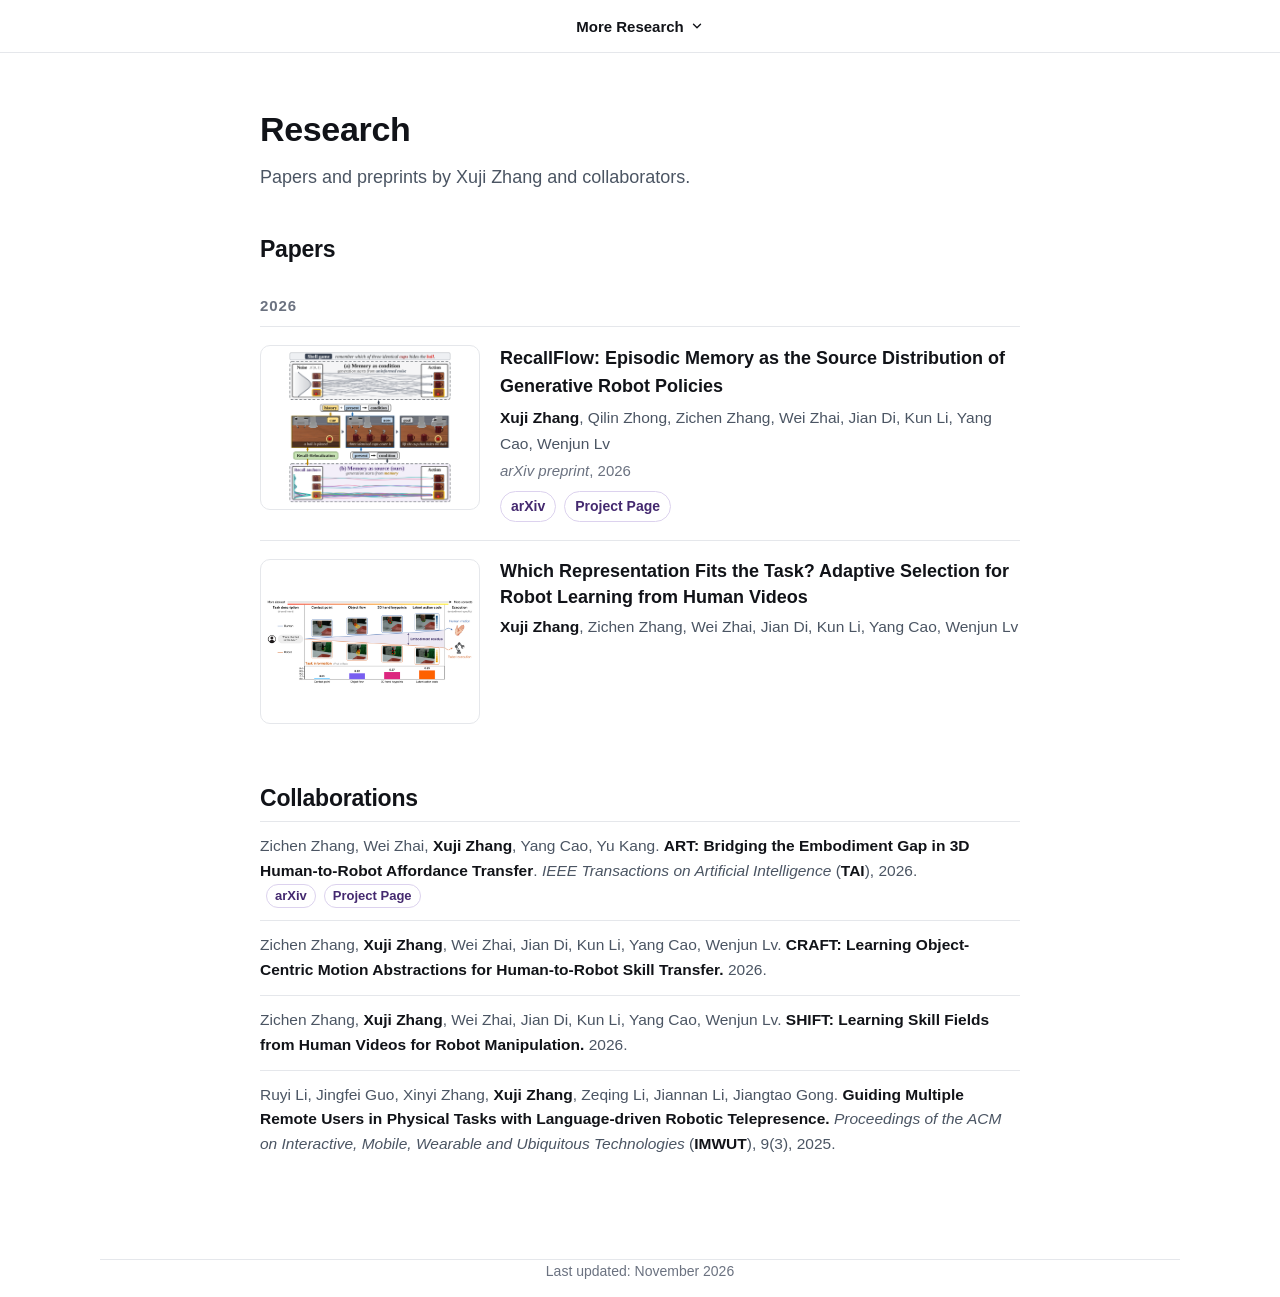
<file: research/index.html>
<!doctype html>
<html lang="en">
<head>
<meta charset="utf-8">
<meta name="viewport" content="width=device-width, initial-scale=1">
<title>Research · Xuji Zhang</title>
<meta name="description" content="Papers and preprints by Xuji Zhang and collaborators.">
<link rel="canonical" href="https://xujizhang.github.io/research/">
<link rel="icon" href="../assets/favicon.svg" type="image/svg+xml">
<link rel="stylesheet" href="../assets/site.css">
</head>
<body data-work="">
<div id="site-nav"></div>
<main class="wrap narrow research">
  <h1>Research</h1>
  <p class="lead">Papers and preprints by Xuji Zhang and collaborators.</p>
  <h2>Papers</h2>
  <div id="works"></div>
  <section id="collabs-section">
    <h2>Collaborations</h2>
    <ul class="cites" id="collabs"></ul>
  </section>
  <noscript><p><a href="../RecallFlow/">RecallFlow: Episodic Memory as the Source Distribution of Generative Robot Policies</a></p></noscript>
</main>
<footer class="wrap">
  <p>Last updated: November 2026</p>
</footer>
<script src="../assets/works.js"></script>
<script src="../assets/site.js"></script>
</body>
</html>
</file>
<file: assets/site.css>
/* Shared stylesheet for every page of the site. No external fonts or libraries: everything loads from this repository. */
:root {
  --ink: #111318;
  --sub: #4b5563;
  --muted: #6b7280;
  --line: #e5e7eb;
  --bg: #ffffff;
  --card: #f7f7f8;
  --brand: #7b55b8;
  --brand-deep: #44296f;
  --brand-soft: #f3eefa;
  --lh: #2e75b6;
  --ok: #2e9e44;
  --bad: #d62828;
  --gray: #9aa0a8;
  --radius: 12px;
  --maxw: 1080px;
  --textw: 760px;
  --sans: -apple-system, BlinkMacSystemFont, "Segoe UI", Roboto, "Helvetica Neue", Arial, "Noto Sans", "PingFang SC", "Microsoft YaHei", sans-serif;
  --mono: ui-monospace, SFMono-Regular, Menlo, Consolas, "Liberation Mono", monospace;
}

* { box-sizing: border-box; }
html { scroll-behavior: smooth; scroll-padding-top: 64px; }
body {
  margin: 0;
  background: var(--bg);
  color: var(--ink);
  font: 17px/1.65 var(--sans);
  -webkit-font-smoothing: antialiased;
  text-rendering: optimizeLegibility;
}
img, video { max-width: 100%; display: block; }
a { color: var(--brand); text-decoration: none; }
a:hover { text-decoration: underline; text-underline-offset: 3px; }
sup { font-size: 0.7em; line-height: 0; }

.wrap { max-width: var(--maxw); margin: 0 auto; padding: 0 24px; }
.narrow { max-width: calc(var(--textw) + 48px); }

/* ------------------------------------------------------------ top navigation (built by site.js) */
.topnav {
  position: sticky; top: 0; z-index: 50;
  background: rgba(255, 255, 255, 0.92);
  backdrop-filter: saturate(160%) blur(8px);
  -webkit-backdrop-filter: saturate(160%) blur(8px);
  border-bottom: 1px solid var(--line);
}
.topnav-inner {
  max-width: var(--maxw); margin: 0 auto; padding: 0 16px;
  height: 52px; display: flex; align-items: center; justify-content: center; gap: 8px;
}
.nav-home, .nav-more > button {
  display: inline-flex; align-items: center; gap: 6px;
  height: 36px; padding: 0 12px; border-radius: 8px;
  color: var(--ink); background: none; border: 0;
  font: 600 15px/1 var(--sans); cursor: pointer;
}
.nav-home:hover, .nav-more > button:hover, .nav-more.open > button { background: #f1f2f4; text-decoration: none; }
.nav-home svg { width: 19px; height: 19px; }
.nav-more { position: relative; }
.nav-more > button svg { width: 14px; height: 14px; transition: transform .15s; }
.nav-more.open > button svg { transform: rotate(180deg); }
.nav-menu {
  position: absolute; left: 50%; top: calc(100% + 6px); transform: translateX(-50%);
  min-width: 240px; padding: 6px; display: none;
  background: #fff; border: 1px solid var(--line); border-radius: 10px;
  box-shadow: 0 12px 32px rgba(17, 19, 24, .12);
}
.nav-more.open .nav-menu { display: block; }
@media (hover: hover) { .nav-more:hover .nav-menu { display: block; } }
.nav-menu::before { content: ""; position: absolute; left: 0; right: 0; top: -8px; height: 8px; } /* keeps the hover bridge */
.nav-menu a {
  display: block; padding: 8px 12px; border-radius: 6px;
  color: var(--ink); font-size: 15px; line-height: 1.35;
}
.nav-menu a:hover { background: #f4f0fa; color: var(--brand-deep); text-decoration: none; }
.nav-menu .all { border-top: 1px solid var(--line); margin-top: 4px; padding-top: 10px; color: var(--sub); }

/* ------------------------------------------------------------ hero */
.hero { text-align: center; padding-top: 52px; padding-bottom: 8px; }
.title {
  margin: 0 auto 18px; max-width: 980px;
  font-size: clamp(28px, 4.1vw, 44px); line-height: 1.18; font-weight: 750; letter-spacing: -0.012em;
}
.title .name { color: var(--brand); }
.authors { margin: 0 auto 4px; max-width: 900px; font-size: 18.5px; line-height: 1.7; }
.authors .au { white-space: nowrap; }
.authors a { color: var(--ink); border-bottom: 1px solid rgba(123, 85, 184, .35); }
.authors a:hover { color: var(--brand); text-decoration: none; }
.affil { margin: 0; color: var(--sub); font-size: 17px; }
.note { margin: 2px 0 0; color: var(--muted); font-size: 14px; }
.buttons { display: flex; flex-wrap: wrap; justify-content: center; gap: 10px; margin: 22px 0 6px; }
.btn {
  display: inline-flex; align-items: center; gap: 8px;
  height: 42px; padding: 0 18px; border-radius: 999px;
  background: var(--ink); color: #fff; font: 600 15.5px/1 var(--sans);
  transition: background .15s, transform .15s;
}
.btn:hover { background: var(--brand-deep); text-decoration: none; transform: translateY(-1px); }
.btn svg { width: 18px; height: 18px; flex: none; }
.btn .soon { font-size: 11.5px; font-weight: 600; padding: 3px 7px; border-radius: 999px; background: rgba(255, 255, 255, .18); }

/* ------------------------------------------------------------ teaser */
.teaser { margin-top: 28px; }
.tgrid { display: grid; grid-template-columns: 1fr 1fr; gap: 10px; }
.tile { position: relative; margin: 0; border-radius: 10px; overflow: hidden; background: #1b1d23; aspect-ratio: 16 / 9; }
.tile video { width: 100%; height: 100%; object-fit: cover; }
.tile .tag, .tile .speed {
  position: absolute; top: 10px; padding: 4px 10px; border-radius: 7px;
  background: rgba(20, 20, 24, .72); color: #fff; font: 600 14.5px/1.3 var(--sans);
}
.tile .tag { left: 10px; }
.tile .speed { right: 10px; }
.cap { color: var(--sub); font-size: 15px; line-height: 1.55; margin: 12px auto 0; max-width: var(--textw); text-align: center; }

/* ------------------------------------------------------------ text blocks */
.tldr {
  margin-top: 36px;
}
.tldr p {
  margin: 0; padding: 18px 22px; border-radius: var(--radius);
  background: var(--brand-soft); border: 1px solid #e3d9f3; font-size: 18px; line-height: 1.6;
}
.tldr strong { color: var(--brand-deep); margin-right: 6px; }
section.block { margin-top: 76px; }
h2 { font-size: 29px; line-height: 1.25; margin: 0 0 14px; letter-spacing: -0.01em; }
h3 { font-size: 21px; line-height: 1.3; margin: 40px 0 10px; }
.kicker { display: block; color: var(--brand); font-size: 13.5px; font-weight: 700; letter-spacing: .08em; text-transform: uppercase; margin-bottom: 6px; }
.block h2, .block h3, .block .kicker { text-align: center; }
.block .split h3 { text-align: left; }
p { margin: 0 0 14px; }
.lead { font-size: 18px; color: #1f2330; }
.prose { max-width: var(--textw); }
.center { margin-left: auto; margin-right: auto; text-align: left; }
.abstract p { text-align: justify; hyphens: auto; }
ol.steps { padding-left: 1.3em; margin: 6px 0 0; }
ol.steps li { margin-bottom: 6px; }
ol.steps li::marker { color: var(--brand); font-weight: 700; }

/* ------------------------------------------------------------ figures and media */
figure { margin: 18px 0 0; }
.media { background: var(--card); border: 1px solid var(--line); border-radius: var(--radius); overflow: hidden; }
.media video, .media img { width: 100%; height: auto; }
.media.white { background: #fff; padding: 14px; }
.media.fit { max-width: var(--fit, 100%); margin-left: auto; margin-right: auto; }
figcaption.center-cap { text-align: center; }
figcaption { color: var(--sub); font-size: 15px; line-height: 1.55; margin-top: 10px; }
figcaption b { color: var(--ink); }
.split { display: grid; grid-template-columns: 1fr; gap: 18px 28px; align-items: start; }
@media (min-width: 900px) { .split { grid-template-columns: 1.15fr 1fr; } .split.even { grid-template-columns: 1fr 1fr; } }
.split > figure { margin-top: 0; }

/* ------------------------------------------------------------ tabs (real-robot tasks) */
.tabbar { display: flex; flex-wrap: wrap; gap: 6px; margin: 30px auto 14px; padding: 4px; background: #f1f2f4; border-radius: 12px; width: fit-content; max-width: 100%; }
.tab {
  border: 0; background: none; cursor: pointer;
  height: 38px; padding: 0 16px; border-radius: 9px;
  font: 600 15px/1 var(--sans); color: var(--sub);
}
.tab[aria-selected="true"] { background: #fff; color: var(--ink); box-shadow: 0 1px 3px rgba(17, 19, 24, .12); }
.tab:hover { color: var(--ink); }
.tabpanel[hidden] { display: none; }
.task-head { display: flex; flex-wrap: wrap; align-items: baseline; gap: 4px 14px; margin-bottom: 10px; }
.task-head b { font-size: 19px; }
.task-head span { color: var(--sub); }
.under { display: grid; grid-template-columns: 1fr; gap: 10px 28px; margin-top: 14px; }
@media (min-width: 860px) { .under { grid-template-columns: 1.1fr 1fr; } }
.legend { color: var(--sub); font-size: 14.5px; line-height: 1.6; }
.legend .dot { display: inline-block; width: 18px; height: 18px; border-radius: 50%; vertical-align: -4px; margin-right: 4px; text-align: center; color: #fff; font: 700 11.5px/18px var(--sans); }
.dot.g { background: var(--ok); } .dot.r { background: var(--bad); } .dot.o { background: #fff; color: var(--bad); box-shadow: inset 0 0 0 2px var(--bad); }

.bars { display: grid; grid-template-columns: auto 1fr auto; gap: 7px 12px; align-items: center; font-size: 15px; }
.bars .lab { color: var(--sub); white-space: nowrap; }
.bars .lab.us { color: var(--brand-deep); font-weight: 700; }
.bars .track { display: block; height: 14px; border-radius: 7px; background: #eceef1; overflow: hidden; }
.bars .fill { display: block; height: 100%; border-radius: 7px; background: var(--gray); }
.bars .fill.fm { background: #c2c6cc; }
.bars .fill.lh { background: var(--lh); }
.bars .fill.us { background: var(--brand); }
.bars .val { font-variant-numeric: tabular-nums; color: var(--ink); white-space: nowrap; }
.bars .val.us { font-weight: 700; color: var(--brand-deep); }
.bars-title { font-size: 14px; color: var(--muted); margin: 0 0 8px; }

/* ------------------------------------------------------------ result tables */
.tbl-wrap { overflow-x: auto; margin-top: 16px; border: 1px solid var(--line); border-radius: var(--radius); }
table.res { border-collapse: collapse; width: 100%; min-width: 620px; font-size: 15px; font-variant-numeric: tabular-nums; }
table.res th, table.res td { padding: 9px 12px; text-align: center; white-space: nowrap; }
table.res th:first-child, table.res td:first-child { text-align: left; }
table.res thead th { background: #fafafb; border-bottom: 1px solid var(--line); font-weight: 650; }
table.res thead tr.grp th { border-bottom: 0; color: var(--sub); font-weight: 600; font-size: 14px; padding-bottom: 0; }
table.res tbody tr + tr td { border-top: 1px solid #f0f1f3; }
table.res tr.group td { background: #fafafb; color: var(--muted); font-size: 13.5px; font-style: italic; padding-top: 6px; padding-bottom: 6px; }
table.res tr.chance td { color: var(--muted); }
table.res tr.us td { background: var(--brand-soft); }
table.res tr.us td:first-child { color: var(--brand-deep); font-weight: 700; }
table.res .b { font-weight: 750; }
table.res .s { text-decoration: underline; text-underline-offset: 3px; }
table.res td.avg, table.res th.avg { border-left: 1px solid var(--line); }
.tnote { color: var(--muted); font-size: 13.5px; margin-top: 8px; }

/* ------------------------------------------------------------ red "SOTA" mark */
.sota { color: var(--bad); font-weight: 800; }
.sota-tag { display: inline-block; margin-left: 6px; padding: 1px 6px; border-radius: 5px; background: var(--bad); color: #fff; font: 800 11px/1.5 var(--sans); letter-spacing: .04em; vertical-align: 1px; }

/* ------------------------------------------------------------ tables with data bars in the cells */
table.res td .cb { display: block; height: 4px; margin: 4px auto 0; max-width: 84px; border-radius: 2px; background: #e3e5e9; overflow: hidden; }
table.res td .cb > i { display: block; height: 100%; border-radius: 2px; background: #b3b8c0; }
table.res tr.lhr td .cb > i { background: var(--lh); }
table.res tr.us td .cb > i { background: var(--brand); }
table.res tr.chance td .cb { display: none; }
/* columns of the current tab, framed (RecallSuite tabs) */
table.res .hl { background-color: rgba(123, 85, 184, .08); }
table.res tr.us td.hl { background-color: #e7ddf6; }
table.res thead th.hl { color: var(--brand-deep); }
table.res .hl-l { box-shadow: inset 2px 0 0 var(--brand); }
table.res .hl-r { box-shadow: inset -2px 0 0 var(--brand); }
table.res .hl-l.hl-r { box-shadow: inset 2px 0 0 var(--brand), inset -2px 0 0 var(--brand); }
table.res .hl-l.hl-r.hl-t { box-shadow: inset 2px 0 0 var(--brand), inset -2px 0 0 var(--brand), inset 0 2px 0 var(--brand); }
table.res .hl-l.hl-b { box-shadow: inset 2px 0 0 var(--brand), inset 0 -2px 0 var(--brand); }
table.res .hl-r.hl-b { box-shadow: inset -2px 0 0 var(--brand), inset 0 -2px 0 var(--brand); }
table.res .hl-b:not(.hl-l):not(.hl-r) { box-shadow: inset 0 -2px 0 var(--brand); }
table.res tr.group td.hl { background-color: rgba(123, 85, 184, .08); }

/* sound warning above the full video */
.sound { display: flex; align-items: center; justify-content: center; gap: 8px; margin: 0 0 12px; color: var(--bad); font-weight: 750; font-size: 16px; text-align: center; }
.sound svg { width: 22px; height: 22px; flex: none; }

table.res.compact { min-width: 420px; }
.tbl-wrap:has(> table.compact) { max-width: 720px; margin-left: auto; margin-right: auto; }
.tbl-wrap:has(> table.compact) + .tnote { max-width: 720px; margin-left: auto; margin-right: auto; }
details.more { margin-top: 18px; }
details.more > summary { cursor: pointer; color: var(--brand-deep); font-weight: 650; font-size: 15.5px; width: fit-content; }
details.more > summary:hover { text-decoration: underline; text-underline-offset: 3px; }

/* ------------------------------------------------------------ interactive generation analysis */
.gen { margin-top: 22px; padding: 18px; border: 1px solid var(--line); border-radius: var(--radius); background: var(--card); }
.gen-bar { display: flex; flex-wrap: wrap; align-items: center; justify-content: center; gap: 8px 16px; margin-bottom: 14px; }
.gen-dec { display: flex; align-items: center; gap: 6px; }
.gen-lab { font-weight: 650; font-size: 15px; color: var(--sub); margin-right: 2px; }
.gen select { height: 36px; padding: 0 10px; border: 1px solid #d5d8de; border-radius: 8px; background: #fff; font: 500 15px var(--sans); color: var(--ink); }
.gen-nav { width: 36px; height: 36px; border: 1px solid #d5d8de; border-radius: 8px; background: #fff; cursor: pointer; font: 600 18px/1 var(--sans); color: var(--sub); }
.gen-nav:hover { color: var(--ink); border-color: #b9bec6; }
.gen-panels { display: grid; grid-template-columns: 1fr 1fr; gap: 14px; }
.gen-panel { margin: 0; }
.gen-name { font-weight: 750; font-size: 17px; margin-bottom: 6px; }
.gen-panel.lh .gen-name { color: var(--lh); }
.gen-panel.ours .gen-name { color: var(--brand); }
.gen-panel canvas { display: block; width: 100%; aspect-ratio: 889 / 500; border-radius: 8px; background: #e9eaee; }
.gen-count { font-size: 14.5px; color: var(--sub); margin-top: 6px; }
.gen-count b { font-size: 17px; color: var(--ink); }
.gen-panel.ours .gen-count b { color: var(--brand-deep); }
.gen-ctrl { display: flex; align-items: center; gap: 14px; margin: 16px auto 4px; max-width: 760px; }
.gen-play { flex: none; width: 42px; height: 42px; border-radius: 50%; border: 0; cursor: pointer; background: var(--ink); color: #fff; position: relative; }
.gen-play::before { content: ""; position: absolute; left: 16px; top: 13px; border-style: solid; border-width: 8px 0 8px 13px; border-color: transparent transparent transparent #fff; }
.gen-play.on::before { left: 14px; top: 14px; width: 4px; height: 14px; border: 0; background: #fff; box-shadow: 9px 0 0 #fff; }
.gen-slider { flex: 1; }
.gen-slider input { width: 100%; accent-color: var(--brand); }
.gen-ticks { display: flex; justify-content: space-between; font-size: 12.5px; color: var(--muted); margin-top: -2px; }
.gen-steplab { flex: none; min-width: 128px; font-weight: 650; font-size: 15px; font-variant-numeric: tabular-nums; }
.gen-key { text-align: center; font-size: 13.5px; color: var(--muted); margin: 6px 0 0; }
.gen-charts { display: grid; grid-template-columns: 1fr; gap: 18px 28px; margin-top: 18px; padding-top: 16px; border-top: 1px solid var(--line); }
@media (min-width: 860px) { .gen-charts { grid-template-columns: 1.25fr 1fr; align-items: start; } }
.gen-chart { margin: 0; }
.gen-chart figcaption { margin: 0 0 8px; font-size: 14.5px; font-weight: 650; color: var(--ink); }
.gen-chart svg { width: 100%; height: auto; display: block; }
.gen-chart .grid { stroke: #e3e5e9; stroke-width: 1; }
.gen-chart .ytick, .gen-chart .xtick { font: 12px var(--sans); fill: var(--muted); }
.gen-chart .ytick { text-anchor: end; }
.gen-chart .xtick { text-anchor: middle; }
.gen-chart .xlab { font: 12.5px var(--sans); fill: var(--sub); text-anchor: middle; }
.gen-chart .ln { fill: none; stroke-width: 3; stroke-linejoin: round; stroke-linecap: round; }
.gen-chart .ln.lh { stroke: var(--lh); } .gen-chart .ln.ours { stroke: var(--brand); }
.gen-chart .pt.lh { fill: var(--lh); } .gen-chart .pt.ours { fill: var(--brand); }
.gen-chart .mk { stroke: var(--ink); stroke-width: 1.2; stroke-dasharray: 4 3; }
.gen-chart .mkpt { stroke: #fff; stroke-width: 2; }
.gen-chart .mkpt.lh { fill: var(--lh); } .gen-chart .mkpt.ours { fill: var(--brand); }
.gen-chart .mkv { font: 700 13px var(--sans); }
.gen-chart .mkv.lh { fill: var(--lh); } .gen-chart .mkv.ours { fill: var(--brand-deep); }
.gen-chart .lt { font: 600 13px var(--sans); }
.gen-chart .lt.lh { fill: var(--lh); } .gen-chart .lt.ours { fill: var(--brand-deep); }
@media (max-width: 640px) { .gen { padding: 12px; } .gen-panels { grid-template-columns: 1fr; } .gen-steplab { min-width: 0; } }

/* ------------------------------------------------------------ BibTeX */
.bib { position: relative; }
.bib pre {
  margin: 0; padding: 18px 84px 18px 20px; overflow-x: auto; white-space: pre-wrap; overflow-wrap: anywhere;
  background: #f6f7f9; border: 1px solid var(--line); border-radius: var(--radius);
  font: 13.8px/1.6 var(--mono); color: #1f2330;
}
.copy {
  position: absolute; top: 10px; right: 10px;
  height: 32px; padding: 0 12px; border-radius: 8px; cursor: pointer;
  background: #fff; border: 1px solid var(--line); color: var(--sub); font: 600 13.5px/1 var(--sans);
}
.copy:hover { color: var(--ink); border-color: #cfd3d9; }

/* ------------------------------------------------------------ research list */
.research h1 { font-size: 34px; margin: 48px 0 6px; letter-spacing: -0.01em; }
.research .lead { color: var(--sub); margin-bottom: 26px; }
.research h2 { font-size: 23px; margin: 42px 0 4px; }
.year { font-size: 15px; font-weight: 700; color: var(--muted); letter-spacing: .06em; margin: 30px 0 8px; }
.work { display: grid; grid-template-columns: 220px 1fr; gap: 20px; padding: 18px 0; border-top: 1px solid var(--line); }
.work.nothumb { grid-template-columns: 1fr; }
.work .thumb { display: block; border-radius: 10px; overflow: hidden; background: #fff; border: 1px solid var(--line); aspect-ratio: 4 / 3; padding: 6px; }
.work .thumb img { width: 100%; height: 100%; object-fit: contain; }
.cites { margin: 8px 0 0; padding: 0; list-style: none; }
.cites li { padding: 12px 0; border-top: 1px solid var(--line); font-size: 15.5px; line-height: 1.6; color: var(--sub); }
.cites .ct { color: var(--ink); font-weight: 650; }
.cites .me { color: var(--ink); font-weight: 700; }
.cites .wl { display: inline-flex; gap: 8px; margin-left: 6px; vertical-align: 1px; }
.cites .wl a { font-size: 13px; font-weight: 600; padding: 1px 8px; border-radius: 999px; border: 1px solid #dcd2ee; color: var(--brand-deep); }
.cites .wl a:hover { background: var(--brand-soft); text-decoration: none; }
.work .wt { font-size: 18px; font-weight: 700; line-height: 1.4; color: var(--ink); }
.work a.wt:hover { color: var(--brand); }
.work .wa { color: var(--sub); font-size: 15.5px; margin-top: 4px; }
.work .wa .me { color: var(--ink); font-weight: 700; }
.work .wv { color: var(--muted); font-size: 15px; margin-top: 2px; }
.vs { font-style: normal; font-weight: 750; color: var(--ink); }
.work .wl { display: flex; flex-wrap: wrap; gap: 8px; margin-top: 8px; }
.work .wl a { font-size: 14px; font-weight: 600; padding: 3px 10px; border-radius: 999px; border: 1px solid #dcd2ee; color: var(--brand-deep); }
.work .wl a:hover { background: var(--brand-soft); text-decoration: none; }
@media (max-width: 640px) { .work { grid-template-columns: 1fr; } .work .thumb { max-width: 360px; } }

/* ------------------------------------------------------------ footer */
footer.wrap { margin-top: 90px; }
footer { padding: 26px 24px 40px; border-top: 1px solid var(--line); color: var(--muted); font-size: 14px; text-align: center; }
footer a { color: var(--sub); }

@media (max-width: 640px) {
  body { font-size: 16px; }
  .wrap { padding: 0 16px; }
  .hero { padding-top: 34px; }
  .authors { font-size: 16.5px; }
  .tgrid { gap: 6px; }
  .tile .tag, .tile .speed { font-size: 12px; top: 6px; padding: 3px 7px; }
  .tile .tag { left: 6px; } .tile .speed { right: 6px; }
  section.block { margin-top: 56px; }
  h2 { font-size: 25px; }
  .abstract p { text-align: left; }
}
</file>
